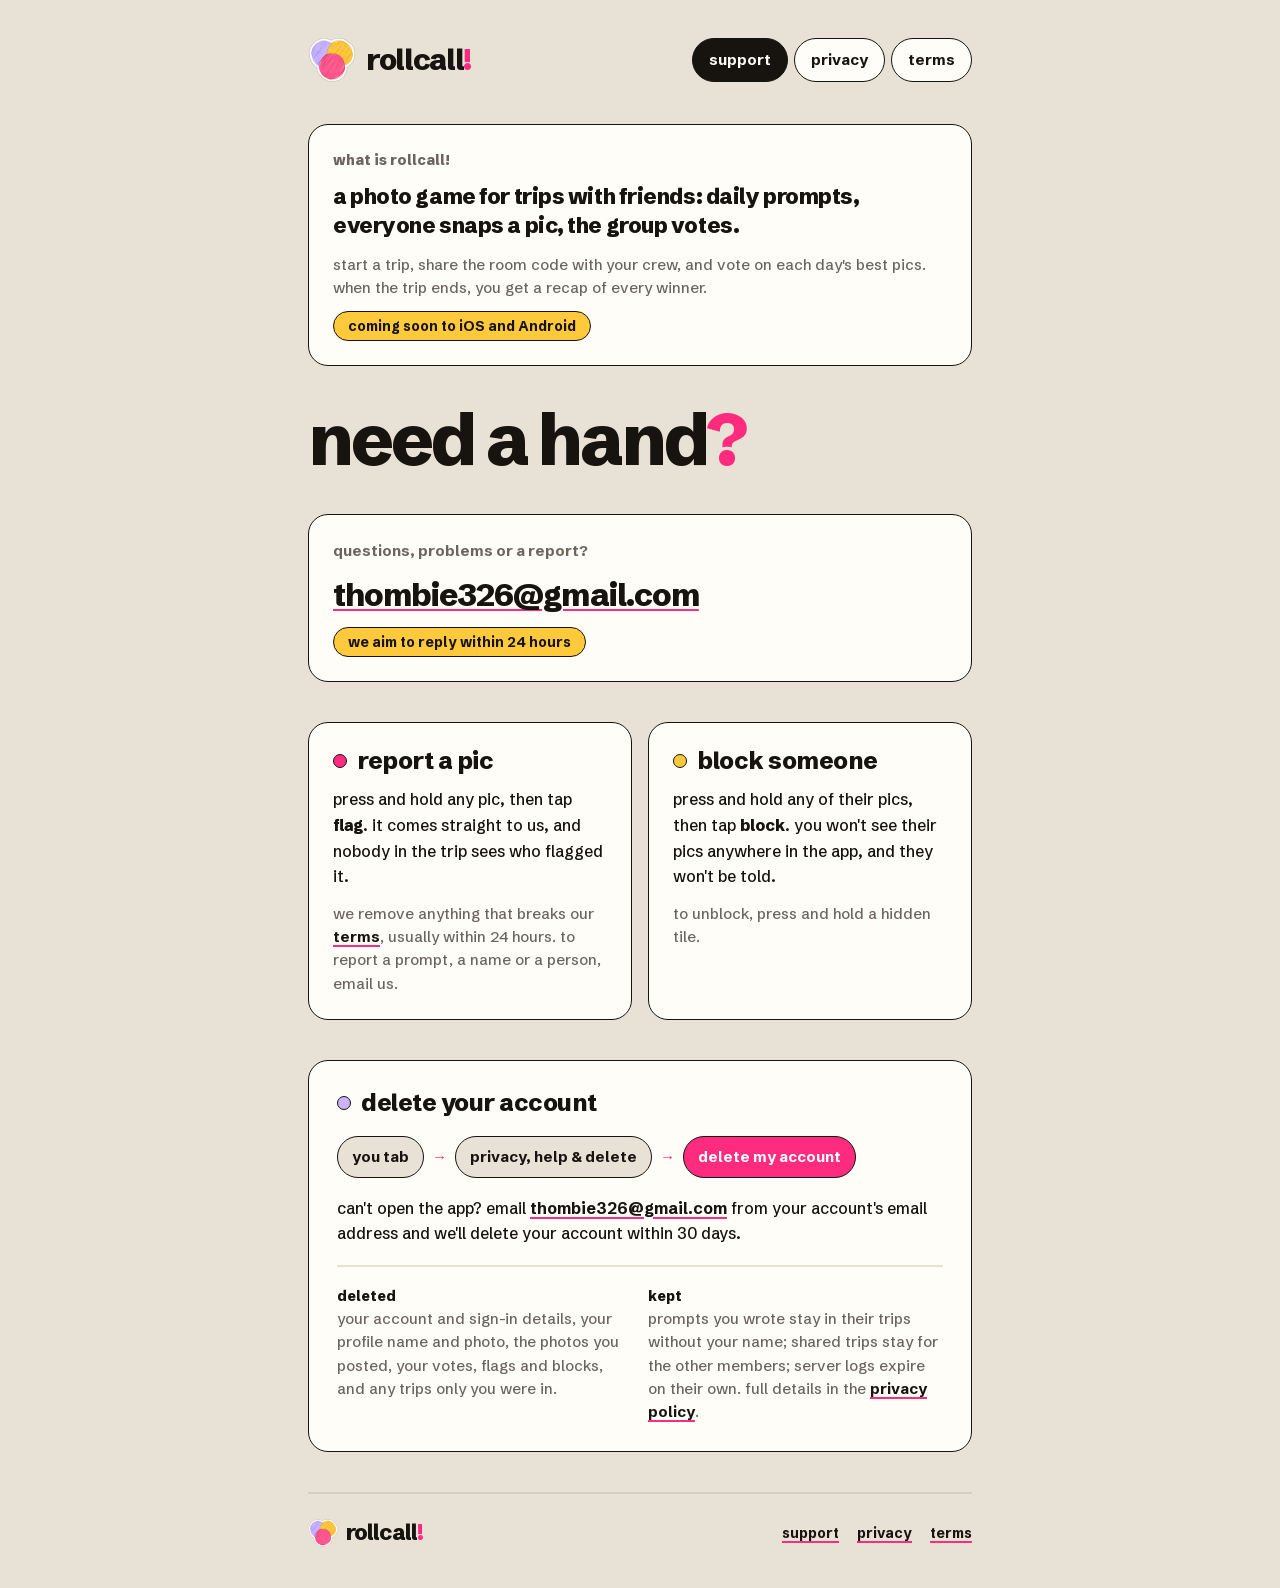
<file: index.html>
<!doctype html>
<html lang="en">
<head>
<meta charset="utf-8">
<meta name="viewport" content="width=device-width, initial-scale=1">
<title>rollcall! · support</title>
<meta name="description" content="rollcall! is a photo game for trips with friends: daily prompts, everyone snaps a pic, the group votes.">
<link rel="icon" type="image/png" sizes="32x32" href="favicon-32.png">
<link rel="apple-touch-icon" href="apple-touch-icon-180.png">
<link rel="preload" href="fonts/schibsted-grotesk.woff2" as="font" type="font/woff2" crossorigin>
<link rel="stylesheet" href="site.css">
</head>
<body>
<main>
  <header class="top">
    <a class="brand" href="index.html"><img src="rollcall-mark-192.png" alt=""><span>rollcall<span class="bang">!</span></span></a>
    <nav class="tabs"><a href="index.html" aria-current="page">support</a><a href="privacy.html">privacy</a><a href="terms.html">terms</a></nav>
  </header>

  <section class="card">
    <h4 class="mid">what is rollcall!</h4>
    <p class="intro">a photo game for trips with friends: daily prompts, everyone snaps a pic, the group votes.</p>
    <p class="small mid">start a trip, share the room code with your crew, and vote on each day's best pics. when the trip ends, you get a recap of every winner.</p>
    <span class="pill yellow">coming soon to iOS and Android</span>
  </section>

  <h1>need a hand<span>?</span></h1>

  <section class="card contact">
    <h4 class="mid">questions, problems or a report?</h4>
    <a class="email" href="mailto:thombie326@gmail.com">thombie326@gmail.com</a>
    <span class="pill yellow">we aim to reply within 24 hours</span>
  </section>

  <div class="grid">
    <section class="card">
      <h3><span class="dot"></span>report a pic</h3>
      <p>press and hold any pic, then tap <strong>flag</strong>. it comes straight to us, and nobody in the trip sees who flagged it.</p>
      <p class="small mid">we remove anything that breaks our <a href="terms.html">terms</a>, usually within 24 hours. to report a prompt, a name or a person, email us.</p>
    </section>
    <section class="card">
      <h3><span class="dot yellow"></span>block someone</h3>
      <p>press and hold any of their pics, then tap <strong>block</strong>. you won't see their pics anywhere in the app, and they won't be told.</p>
      <p class="small mid">to unblock, press and hold a hidden tile.</p>
    </section>
  </div>

  <section id="delete" class="card roomy">
    <h3><span class="dot lilac"></span>delete your account</h3>
    <div class="path"><span>you tab</span><b>→</b><span>privacy, help &amp; delete</span><b>→</b><span>delete my account</span></div>
    <p>can't open the app? email <a href="mailto:thombie326@gmail.com">thombie326@gmail.com</a> from your account's email address and we'll delete your account within 30 days.</p>
    <div class="rule"></div>
    <div class="grid">
      <div><h4>deleted</h4><p class="small mid">your account and sign-in details, your profile name and photo, the photos you posted, your votes, flags and blocks, and any trips only you were in.</p></div>
      <div><h4>kept</h4><p class="small mid">prompts you wrote stay in their trips without your name; shared trips stay for the other members; server logs expire on their own. full details in the <a href="privacy.html">privacy policy</a>.</p></div>
    </div>
  </section>

  <footer class="foot">
    <a class="brand" href="index.html"><img src="rollcall-mark-192.png" alt=""><span>rollcall<span class="bang">!</span></span></a>
    <nav><a href="index.html">support</a><a href="privacy.html">privacy</a><a href="terms.html">terms</a></nav>
  </footer>
</main>
</body>
</html>
</file>
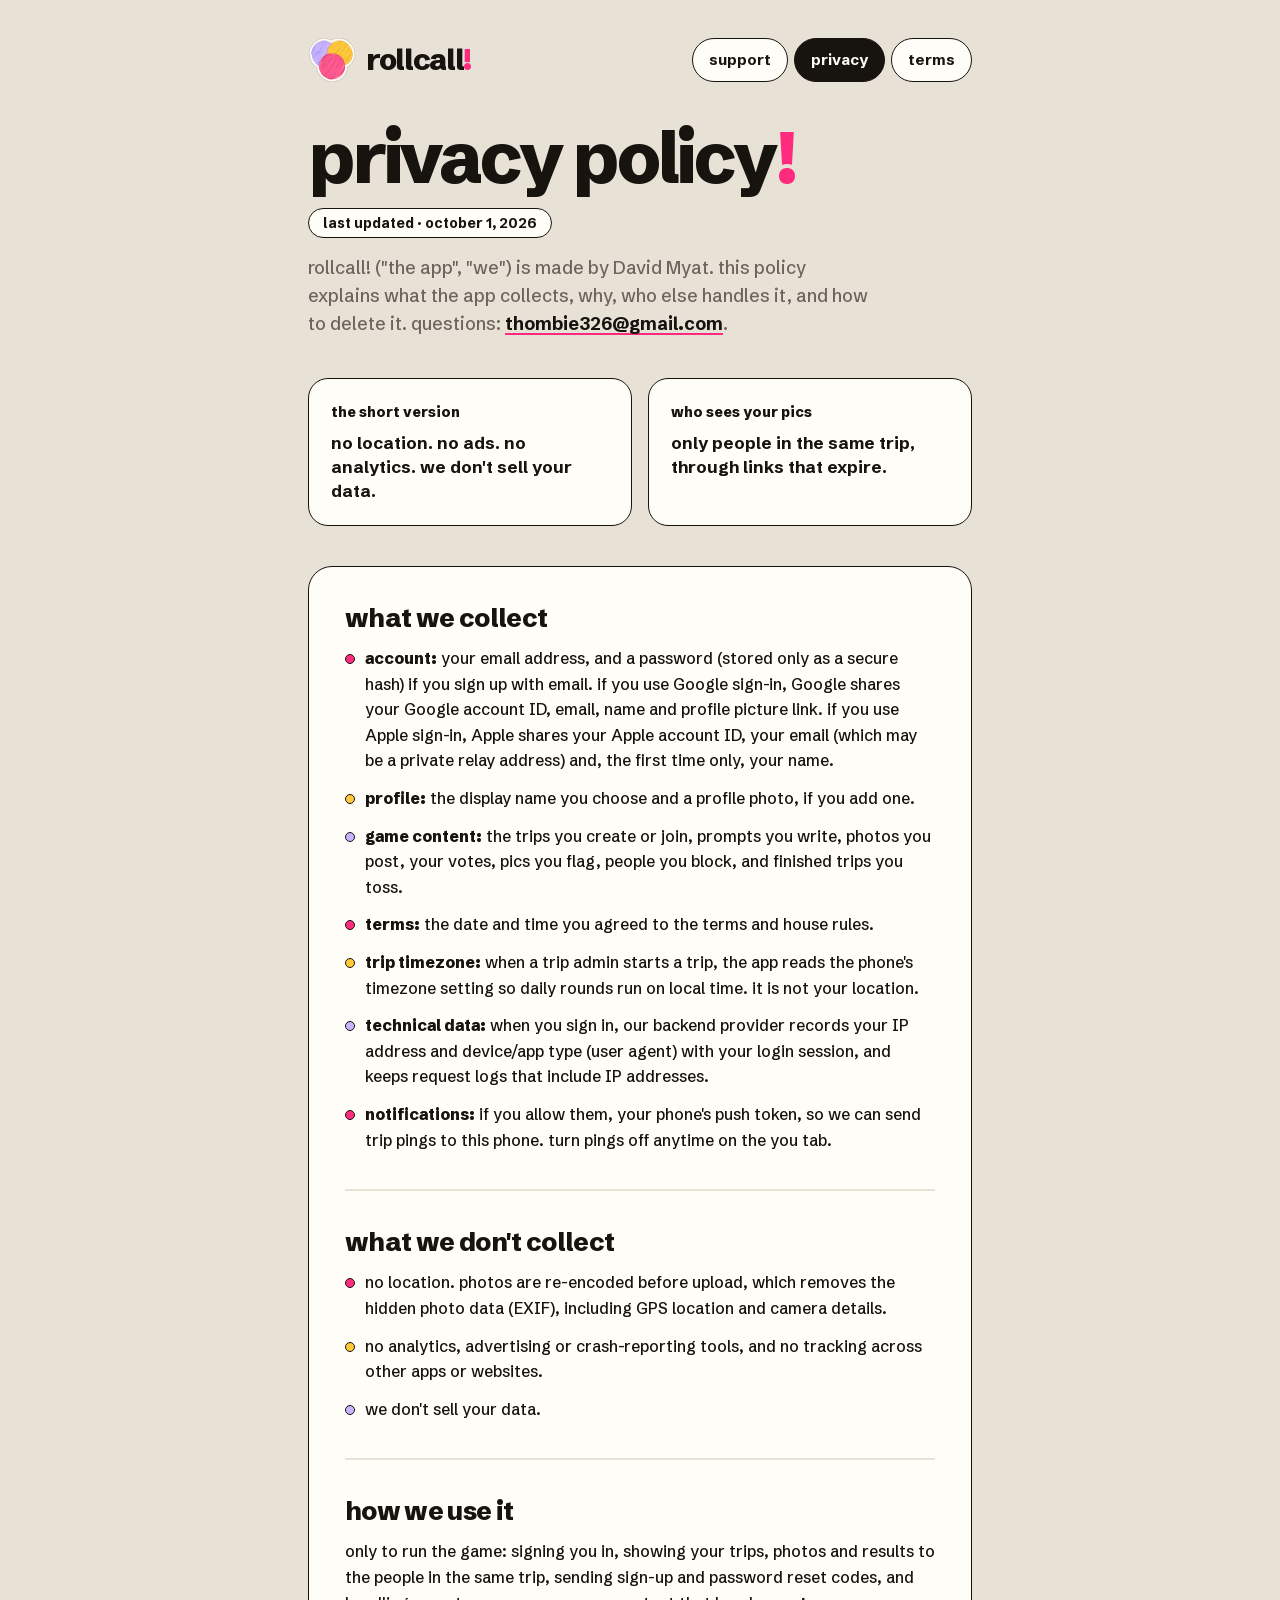
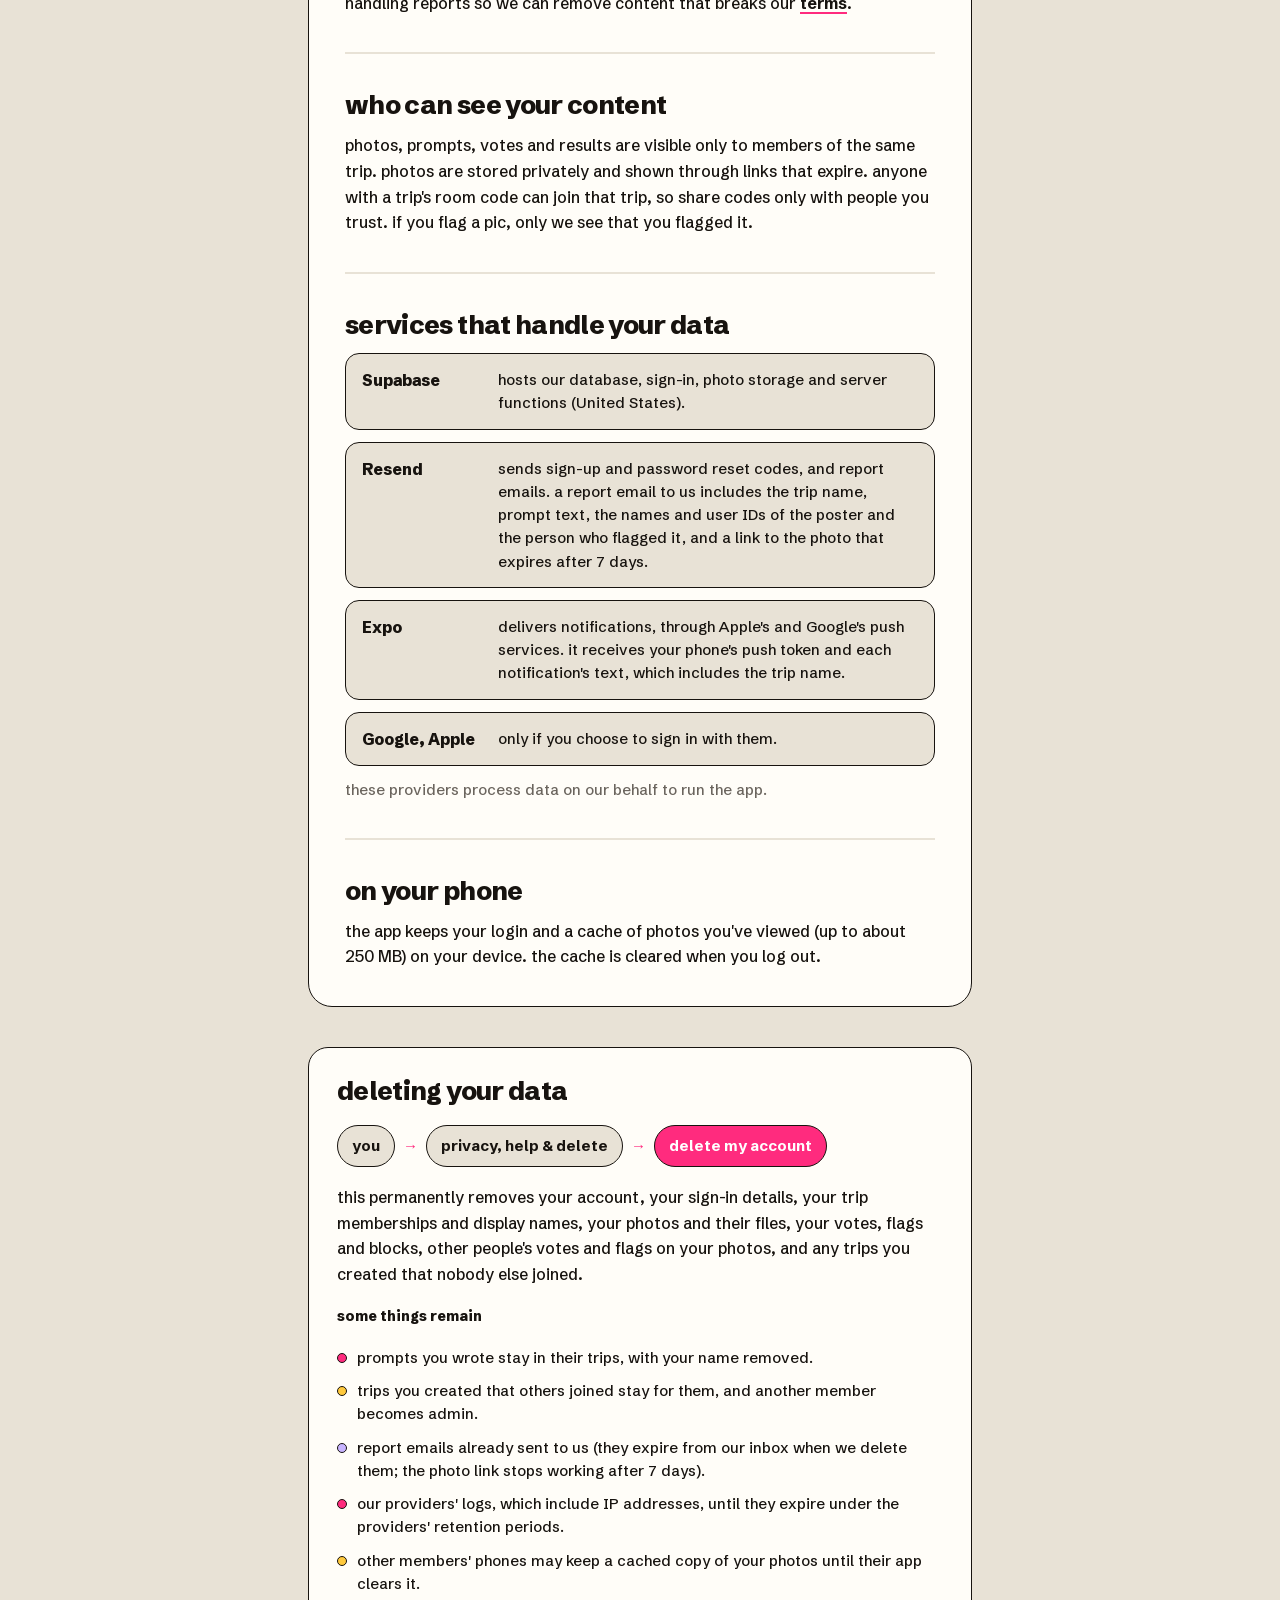
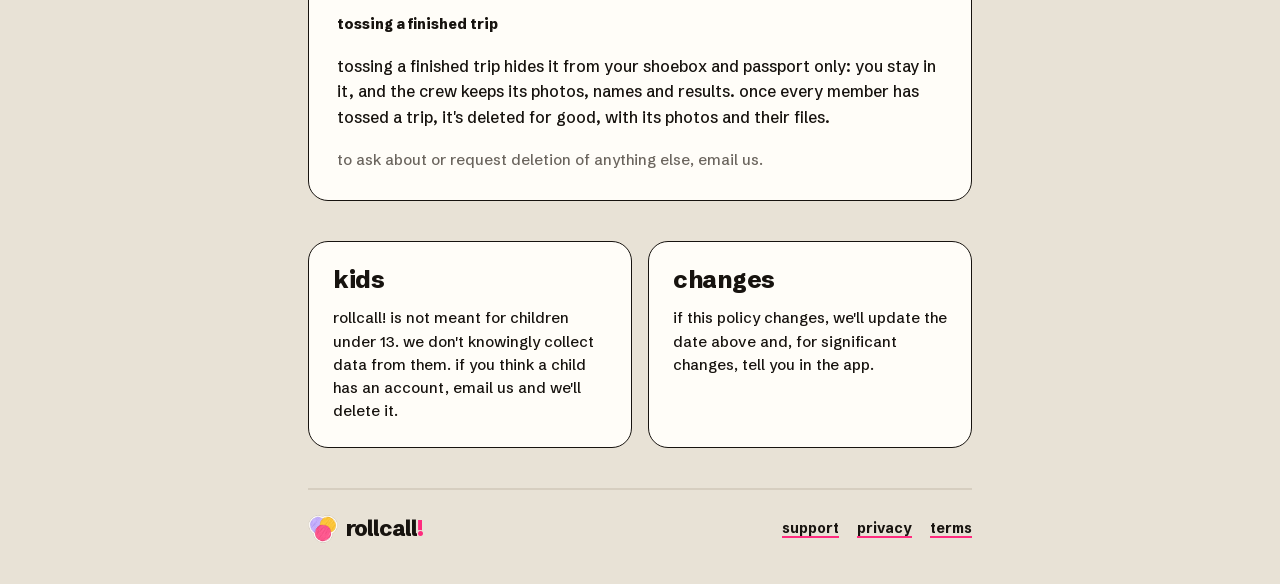
<file: privacy.html>
<!doctype html>
<html lang="en">
<head>
<meta charset="utf-8">
<meta name="viewport" content="width=device-width, initial-scale=1">
<title>rollcall! · privacy</title>
<link rel="icon" type="image/png" sizes="32x32" href="favicon-32.png">
<link rel="apple-touch-icon" href="apple-touch-icon-180.png">
<link rel="preload" href="fonts/schibsted-grotesk.woff2" as="font" type="font/woff2" crossorigin>
<link rel="stylesheet" href="site.css">
</head>
<body>
<main>
  <header class="top">
    <a class="brand" href="index.html"><img src="rollcall-mark-192.png" alt=""><span>rollcall<span class="bang">!</span></span></a>
    <nav class="tabs"><a href="index.html">support</a><a href="privacy.html" aria-current="page">privacy</a><a href="terms.html">terms</a></nav>
  </header>

  <div class="hero">
    <h1>privacy policy<span>!</span></h1>
    <span class="pill">last updated · october 1, 2026</span>
    <p class="lede">rollcall! ("the app", "we") is made by David Myat. this policy explains what the app collects, why, who else handles it, and how to delete it. questions: <a href="mailto:thombie326@gmail.com">thombie326@gmail.com</a>.</p>
  </div>

  <div class="grid">
    <section class="card summary"><h4>the short version</h4><p>no location. no ads. no analytics. we don't sell your data.</p></section>
    <section class="card summary"><h4>who sees your pics</h4><p>only people in the same trip, through links that expire.</p></section>
  </div>

  <div class="card big">
    <section>
      <h2>what we collect</h2>
      <ul class="dots">
        <li><strong>account:</strong> your email address, and a password (stored only as a secure hash) if you sign up with email. if you use Google sign-in, Google shares your Google account ID, email, name and profile picture link. if you use Apple sign-in, Apple shares your Apple account ID, your email (which may be a private relay address) and, the first time only, your name.</li>
        <li><strong>profile:</strong> the display name you choose and a profile photo, if you add one.</li>
        <li><strong>game content:</strong> the trips you create or join, prompts you write, photos you post, your votes, pics you flag, people you block, and finished trips you toss.</li>
        <li><strong>terms:</strong> the date and time you agreed to the terms and house rules.</li>
        <li><strong>trip timezone:</strong> when a trip admin starts a trip, the app reads the phone's timezone setting so daily rounds run on local time. it is not your location.</li>
        <li><strong>technical data:</strong> when you sign in, our backend provider records your IP address and device/app type (user agent) with your login session, and keeps request logs that include IP addresses.</li>
        <li><strong>notifications:</strong> if you allow them, your phone's push token, so we can send trip pings to this phone. turn pings off anytime on the you tab.</li>
      </ul>
    </section>
    <div class="rule"></div>
    <section>
      <h2>what we don't collect</h2>
      <ul class="dots">
        <li>no location. photos are re-encoded before upload, which removes the hidden photo data (EXIF), including GPS location and camera details.</li>
        <li>no analytics, advertising or crash-reporting tools, and no tracking across other apps or websites.</li>
        <li>we don't sell your data.</li>
      </ul>
    </section>
    <div class="rule"></div>
    <section>
      <h2>how we use it</h2>
      <p>only to run the game: signing you in, showing your trips, photos and results to the people in the same trip, sending sign-up and password reset codes, and handling reports so we can remove content that breaks our <a href="terms.html">terms</a>.</p>
    </section>
    <div class="rule"></div>
    <section>
      <h2>who can see your content</h2>
      <p>photos, prompts, votes and results are visible only to members of the same trip. photos are stored privately and shown through links that expire. anyone with a trip's room code can join that trip, so share codes only with people you trust. if you flag a pic, only we see that you flagged it.</p>
    </section>
    <div class="rule"></div>
    <section>
      <h2>services that handle your data</h2>
      <div class="service"><b>Supabase</b><span>hosts our database, sign-in, photo storage and server functions (United States).</span></div>
      <div class="service"><b>Resend</b><span>sends sign-up and password reset codes, and report emails. a report email to us includes the trip name, prompt text, the names and user IDs of the poster and the person who flagged it, and a link to the photo that expires after 7 days.</span></div>
      <div class="service"><b>Expo</b><span>delivers notifications, through Apple's and Google's push services. it receives your phone's push token and each notification's text, which includes the trip name.</span></div>
      <div class="service"><b>Google, Apple</b><span>only if you choose to sign in with them.</span></div>
      <p class="small mid">these providers process data on our behalf to run the app.</p>
    </section>
    <div class="rule"></div>
    <section>
      <h2>on your phone</h2>
      <p>the app keeps your login and a cache of photos you've viewed (up to about 250 MB) on your device. the cache is cleared when you log out.</p>
    </section>
  </div>

  <section class="card roomy">
    <h2>deleting your data</h2>
    <div class="path"><span>you</span><b>→</b><span>privacy, help &amp; delete</span><b>→</b><span>delete my account</span></div>
    <p>this permanently removes your account, your sign-in details, your trip memberships and display names, your photos and their files, your votes, flags and blocks, other people's votes and flags on your photos, and any trips you created that nobody else joined.</p>
    <h4>some things remain</h4>
    <ul class="dots tight">
      <li>prompts you wrote stay in their trips, with your name removed.</li>
      <li>trips you created that others joined stay for them, and another member becomes admin.</li>
      <li>report emails already sent to us (they expire from our inbox when we delete them; the photo link stops working after 7 days).</li>
      <li>our providers' logs, which include IP addresses, until they expire under the providers' retention periods.</li>
      <li>other members' phones may keep a cached copy of your photos until their app clears it.</li>
    </ul>
    <h4>tossing a finished trip</h4>
    <p>tossing a finished trip hides it from your shoebox and passport only: you stay in it, and the crew keeps its photos, names and results. once every member has tossed a trip, it's deleted for good, with its photos and their files.</p>
    <p class="small mid">to ask about or request deletion of anything else, email us.</p>
  </section>

  <div class="grid">
    <section class="card"><h3>kids</h3><p class="small">rollcall! is not meant for children under 13. we don't knowingly collect data from them. if you think a child has an account, email us and we'll delete it.</p></section>
    <section class="card"><h3>changes</h3><p class="small">if this policy changes, we'll update the date above and, for significant changes, tell you in the app.</p></section>
  </div>

  <footer class="foot">
    <a class="brand" href="index.html"><img src="rollcall-mark-192.png" alt=""><span>rollcall<span class="bang">!</span></span></a>
    <nav><a href="index.html">support</a><a href="privacy.html">privacy</a><a href="terms.html">terms</a></nav>
  </footer>
</main>
</body>
</html>
</file>
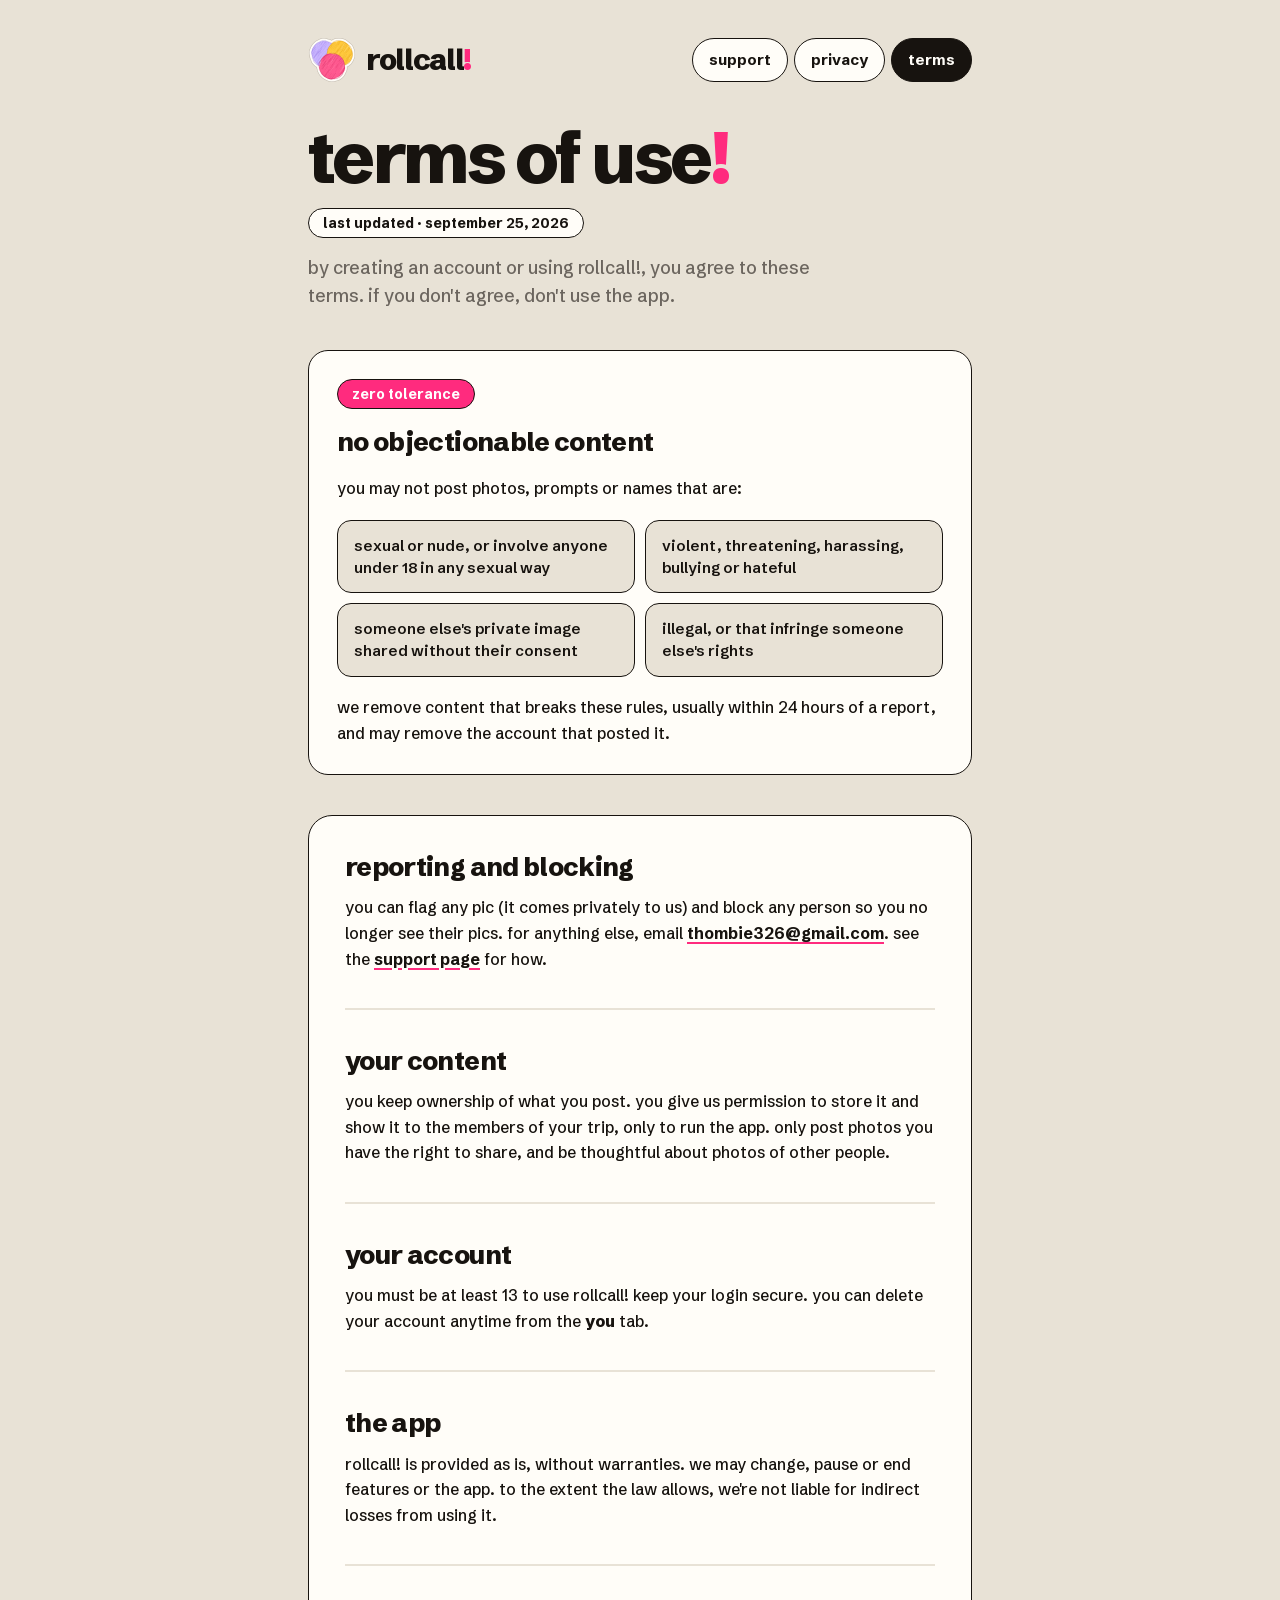
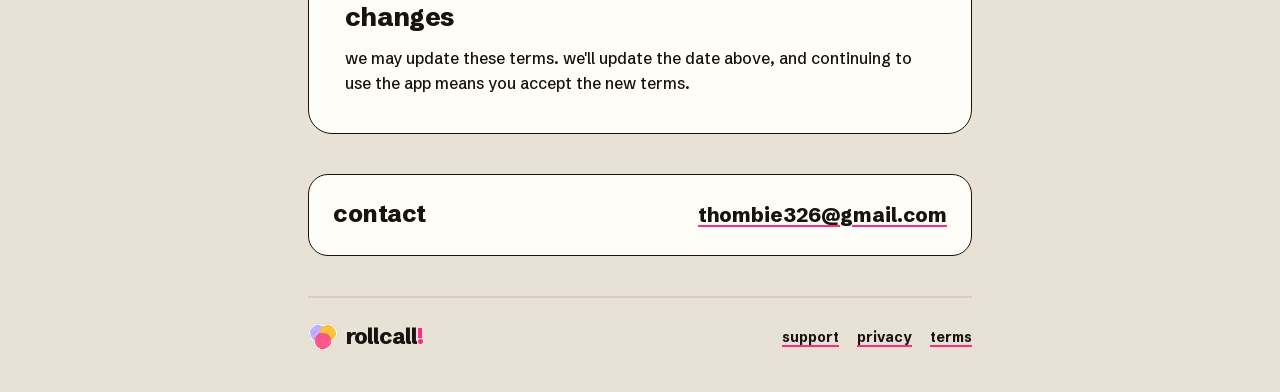
<file: terms.html>
<!doctype html>
<html lang="en">
<head>
<meta charset="utf-8">
<meta name="viewport" content="width=device-width, initial-scale=1">
<title>rollcall! · terms</title>
<link rel="icon" type="image/png" sizes="32x32" href="favicon-32.png">
<link rel="apple-touch-icon" href="apple-touch-icon-180.png">
<link rel="preload" href="fonts/schibsted-grotesk.woff2" as="font" type="font/woff2" crossorigin>
<link rel="stylesheet" href="site.css">
</head>
<body>
<main>
  <header class="top">
    <a class="brand" href="index.html"><img src="rollcall-mark-192.png" alt=""><span>rollcall<span class="bang">!</span></span></a>
    <nav class="tabs"><a href="index.html">support</a><a href="privacy.html">privacy</a><a href="terms.html" aria-current="page">terms</a></nav>
  </header>

  <div class="hero">
    <h1>terms of use<span>!</span></h1>
    <span class="pill">last updated · september 25, 2026</span>
    <p class="lede">by creating an account or using rollcall!, you agree to these terms. if you don't agree, don't use the app.</p>
  </div>

  <section class="card roomy">
    <span class="pill pink">zero tolerance</span>
    <h2>no objectionable content</h2>
    <p>you may not post photos, prompts or names that are:</p>
    <div class="rules">
      <div>sexual or nude, or involve anyone under 18 in any sexual way</div>
      <div>violent, threatening, harassing, bullying or hateful</div>
      <div>someone else's private image shared without their consent</div>
      <div>illegal, or that infringe someone else's rights</div>
    </div>
    <p>we remove content that breaks these rules, usually within 24 hours of a report, and may remove the account that posted it.</p>
  </section>

  <div class="card big">
    <section>
      <h2>reporting and blocking</h2>
      <p>you can flag any pic (it comes privately to us) and block any person so you no longer see their pics. for anything else, email <a href="mailto:thombie326@gmail.com">thombie326@gmail.com</a>. see the <a href="index.html">support page</a> for how.</p>
    </section>
    <div class="rule"></div>
    <section>
      <h2>your content</h2>
      <p>you keep ownership of what you post. you give us permission to store it and show it to the members of your trip, only to run the app. only post photos you have the right to share, and be thoughtful about photos of other people.</p>
    </section>
    <div class="rule"></div>
    <section>
      <h2>your account</h2>
      <p>you must be at least 13 to use rollcall! keep your login secure. you can delete your account anytime from the <strong>you</strong> tab.</p>
    </section>
    <div class="rule"></div>
    <section>
      <h2>the app</h2>
      <p>rollcall! is provided as is, without warranties. we may change, pause or end features or the app. to the extent the law allows, we're not liable for indirect losses from using it.</p>
    </section>
    <div class="rule"></div>
    <section>
      <h2>changes</h2>
      <p>we may update these terms. we'll update the date above, and continuing to use the app means you accept the new terms.</p>
    </section>
  </div>

  <section class="card contact-row">
    <h3>contact</h3>
    <a href="mailto:thombie326@gmail.com">thombie326@gmail.com</a>
  </section>

  <footer class="foot">
    <a class="brand" href="index.html"><img src="rollcall-mark-192.png" alt=""><span>rollcall<span class="bang">!</span></span></a>
    <nav><a href="index.html">support</a><a href="privacy.html">privacy</a><a href="terms.html">terms</a></nav>
  </footer>
</main>
</body>
</html>
</file>
<file: site.css>
/* rollcall! site, from Website and Email v2.dc.html (brand kit v2) */
@font-face{font-family:"Schibsted Grotesk";font-weight:500 800;font-display:swap;src:url(fonts/schibsted-grotesk.woff2) format("woff2")}

:root{--pink:#FF2B7E;--yellow:#FFC93C;--lilac:#C8B4FF;--beige:#E8E2D6;--cream:#FFFDF8;--ink:#17130F;--mid:#6B655E;--rule:#D6CEC0}
*{box-sizing:border-box}
html{-webkit-text-size-adjust:100%}
body{margin:0;background:var(--beige);color:var(--ink);font:500 16px/1.6 "Schibsted Grotesk",Helvetica,Arial,sans-serif}
a{color:var(--ink);font-weight:700;text-decoration-color:var(--pink);text-decoration-thickness:2px;text-underline-offset:3px}
a:hover{color:var(--pink)}
p{margin:0}
strong{font-weight:800}

main{max-width:760px;margin:0 auto;padding:36px 48px 40px;display:flex;flex-direction:column;gap:40px}

/* header + footer */
.top,.foot{display:flex;align-items:center;justify-content:space-between;gap:16px;flex-wrap:wrap}
.brand{display:flex;align-items:center;gap:10px;text-decoration:none;font-size:30px;font-weight:800;line-height:1;letter-spacing:-.045em}
.brand img{width:48px;height:48px;display:block}
.brand:hover{color:var(--ink)}
.bang{color:var(--pink)}
.tabs{display:flex;gap:6px}
.tabs a{text-decoration:none;font-size:15px;padding:9px 16px;border-radius:999px;border:1.5px solid var(--ink);background:var(--cream)}
.tabs a[aria-current]{background:var(--ink);color:var(--cream)}
.foot{border-top:2px solid var(--rule);padding-top:24px}
.foot .brand{gap:8px;font-size:22px;letter-spacing:-.04em}
.foot .brand img{width:30px;height:30px}
.foot nav{display:flex;gap:18px;font-size:14px}

/* type */
.hero{display:flex;flex-direction:column;gap:16px}
h1{margin:0;font-size:72px;font-weight:800;line-height:.95;letter-spacing:-.045em}
h1 span{color:var(--pink)}
h2{margin:0;font-size:26px;font-weight:800;line-height:1.2;letter-spacing:-.025em}
h3{margin:0;font-size:24px;font-weight:800;line-height:1.2;letter-spacing:-.02em;display:flex;align-items:center;gap:10px}
h4{margin:0;font-size:14px;font-weight:800}
.lede{font-size:18px;line-height:1.55;color:var(--mid);max-width:560px}
.mid{color:var(--mid)}
.small{font-size:15px;line-height:1.55}

/* pieces */
.card{background:var(--cream);border:1.5px solid var(--ink);border-radius:20px;padding:24px;display:flex;flex-direction:column;gap:12px}
.card.big{border-radius:24px;padding:36px;gap:36px}
.card.big>section{display:flex;flex-direction:column;gap:12px}
.rule{height:2px;background:var(--beige)}
.grid{display:grid;grid-template-columns:1fr 1fr;gap:16px}
.pill{align-self:flex-start;border:1.5px solid var(--ink);border-radius:999px;padding:7px 14px;font-size:14px;font-weight:700;line-height:1;background:var(--cream)}
.pill.yellow{background:var(--yellow)}
.pill.pink{background:var(--pink);color:#fff}
.dot{flex:none;width:14px;height:14px;border-radius:50%;border:1.5px solid var(--ink);background:var(--pink)}
.dot.lilac{background:var(--lilac)}
.dot.yellow{background:var(--yellow)}
.intro{font-size:22px;font-weight:800;line-height:1.3;letter-spacing:-.02em}
.contact{gap:14px}
.contact h4{font-size:15px;font-weight:700}
.roomy{padding:28px;gap:18px}
.email{font-size:32px;font-weight:800;letter-spacing:-.03em;line-height:1.1;overflow-wrap:anywhere}
.path{display:flex;align-items:center;gap:8px;flex-wrap:wrap;font-size:15px;font-weight:700}
.path span{padding:8px 14px;border-radius:999px;border:1.5px solid var(--ink);background:var(--beige)}
.path span:last-child{background:var(--pink);color:#fff}
.path b{color:var(--pink);font-weight:800}
ul.dots{list-style:none;margin:0;padding:0;display:flex;flex-direction:column;gap:12px}
ul.dots li{position:relative;padding-left:20px}
ul.dots li::before{content:"";position:absolute;left:0;top:8px;width:8px;height:8px;border-radius:50%;border:1.5px solid var(--ink);background:var(--pink)}
ul.dots li:nth-child(3n+2)::before{background:var(--yellow)}
ul.dots li:nth-child(3n)::before{background:var(--lilac)}
ul.dots.tight{gap:10px;font-size:15px;line-height:1.55}
ul.dots.tight li::before{top:7px}
.service{display:grid;grid-template-columns:120px 1fr;gap:16px;padding:14px 16px;border:1.5px solid var(--ink);border-radius:14px;background:var(--beige);font-size:15px;line-height:1.55}
.service b{font-size:16px;font-weight:800}
.rules{display:grid;grid-template-columns:1fr 1fr;gap:10px}
.rules div{padding:14px 16px;border:1.5px solid var(--ink);border-radius:14px;background:var(--beige);font-size:15px;font-weight:600;line-height:1.45}

@media (max-width:640px){
  main{padding:24px 16px 32px;gap:32px}
  h1{font-size:48px}
  .brand{font-size:26px}
  .brand img{width:40px;height:40px}
  .tabs a{padding:8px 12px;font-size:14px}
  .grid,.rules{grid-template-columns:1fr}
  .card.big{padding:24px;gap:28px}
  .email{font-size:26px}
  .service{grid-template-columns:1fr;gap:4px}
}
.summary{padding:22px;gap:8px}
.summary p{font-size:17px;font-weight:700;line-height:1.4}
.contact-row{flex-direction:row;align-items:center;justify-content:space-between;flex-wrap:wrap}
.contact-row a{font-size:20px;font-weight:800;overflow-wrap:anywhere}
</file>
